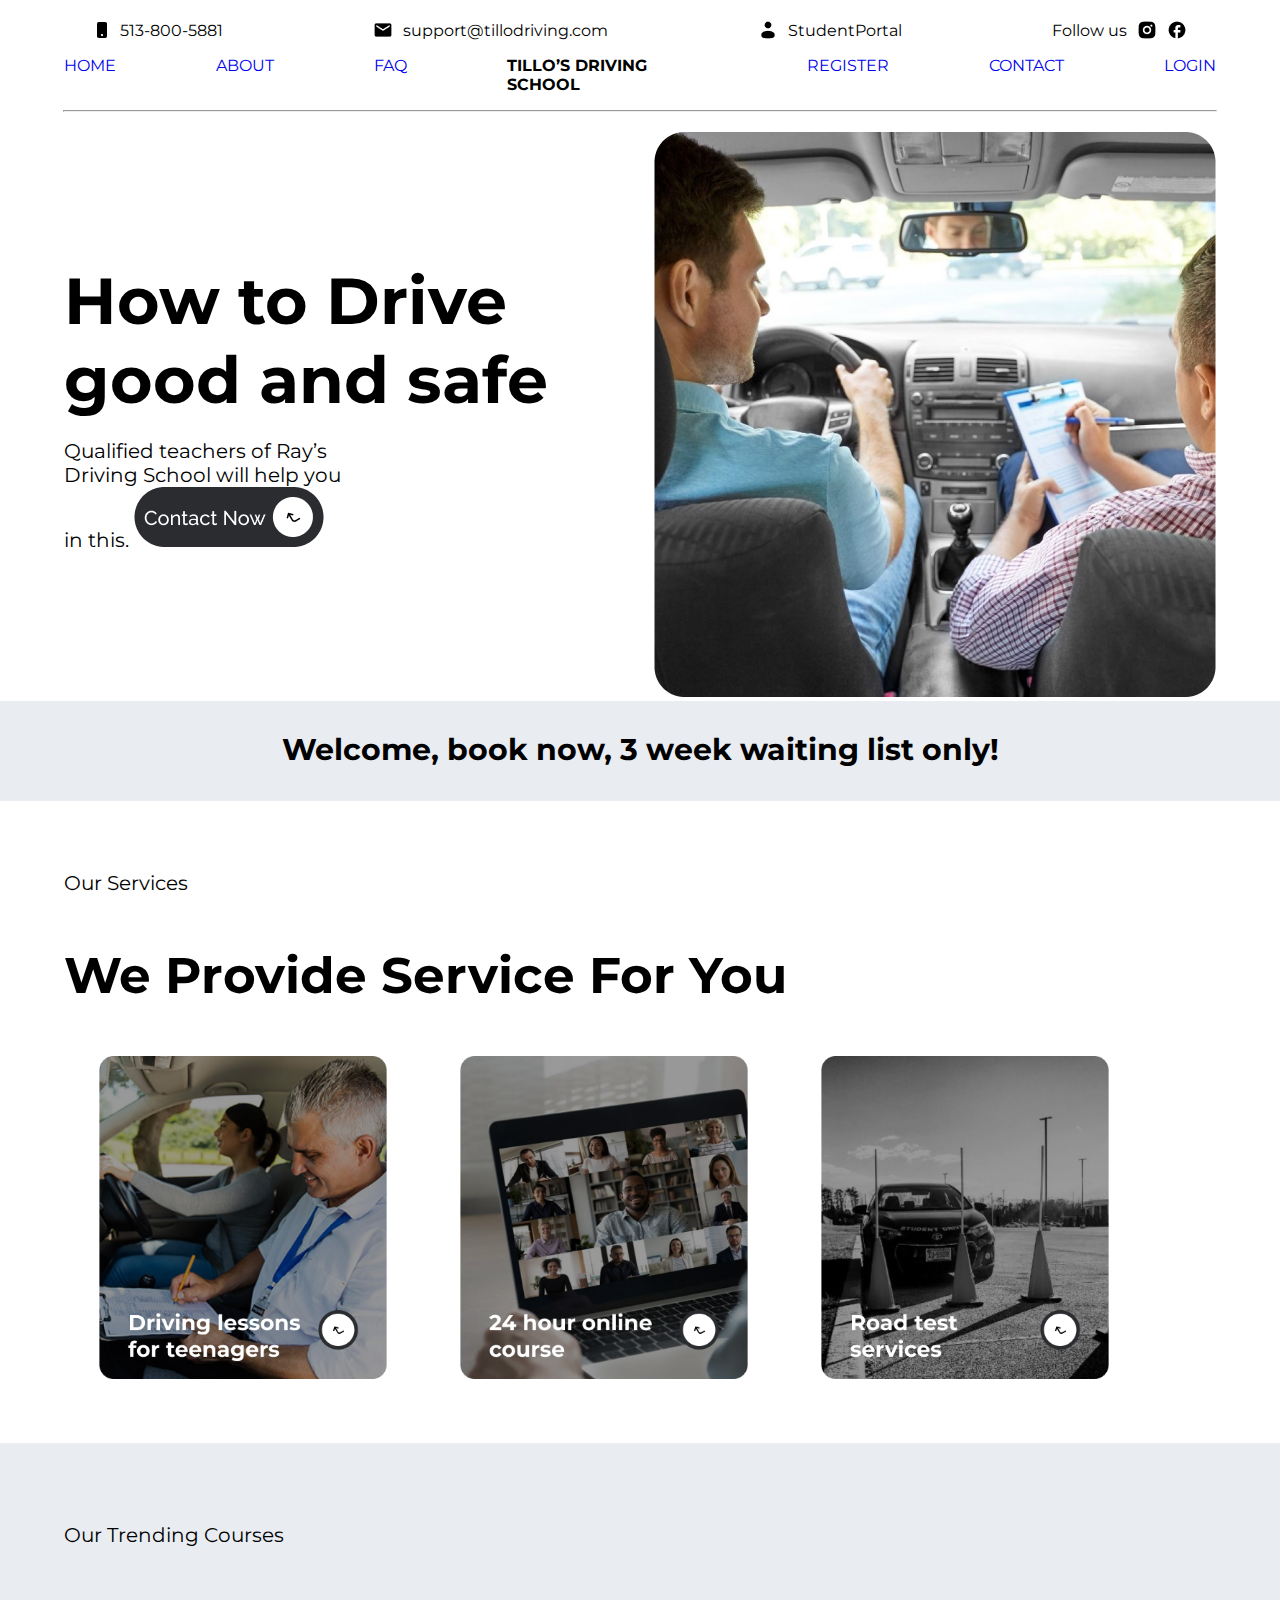
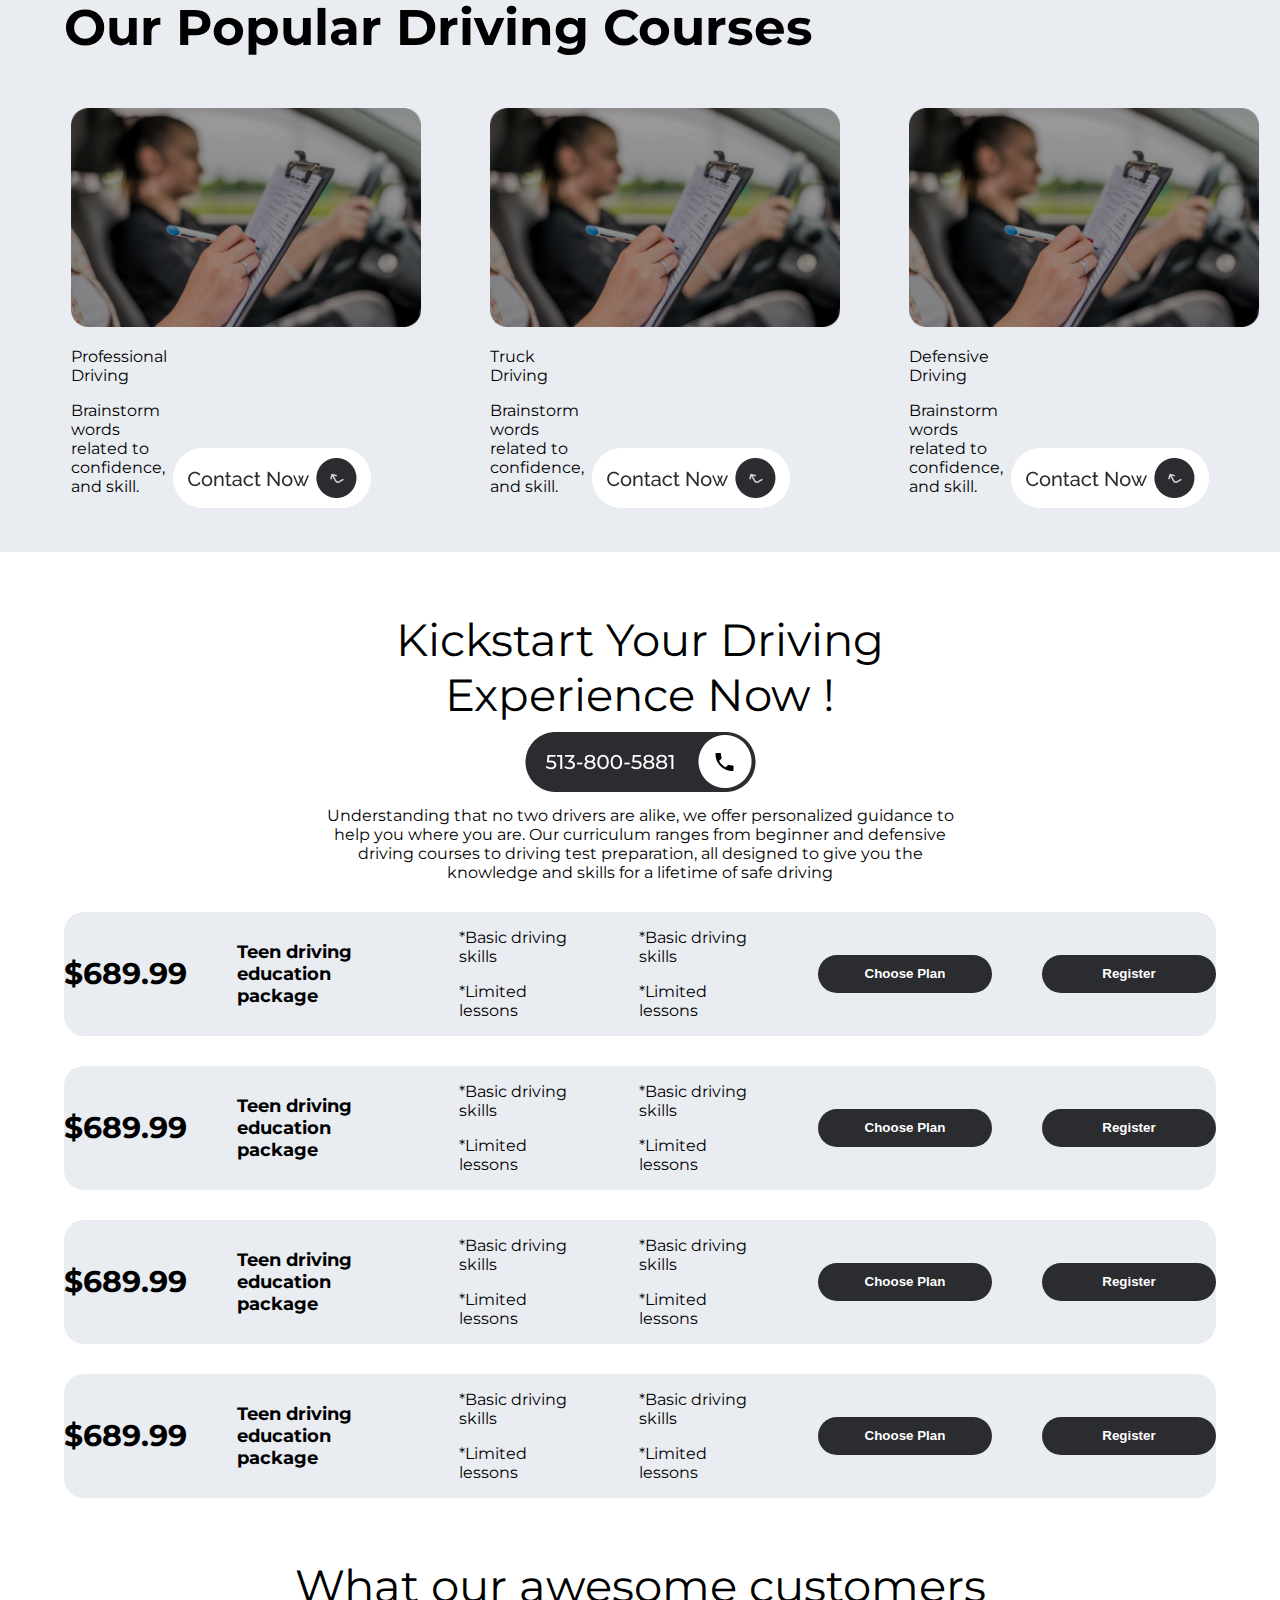
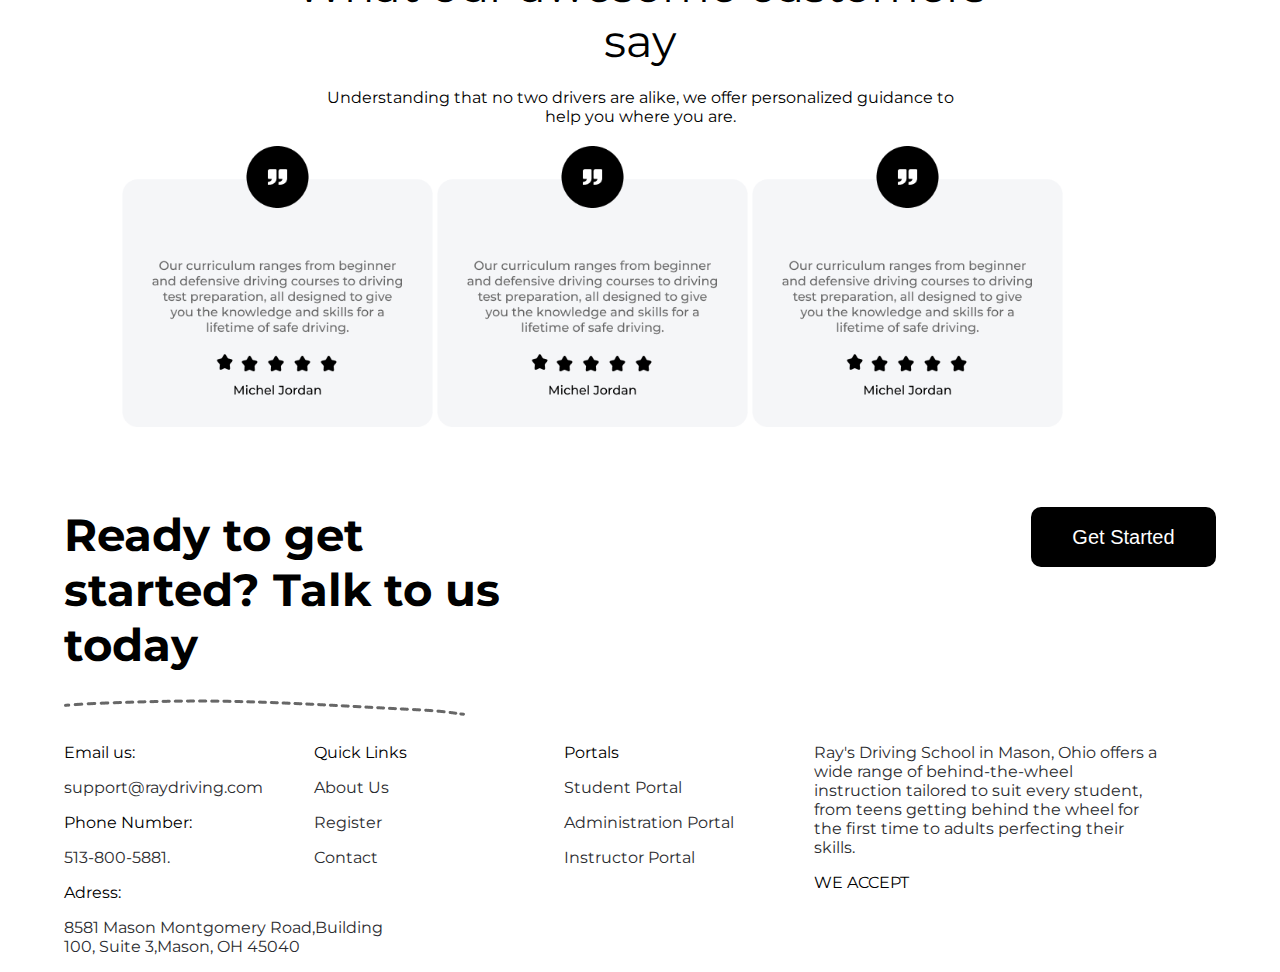
<file: index.html>
<!DOCTYPE html>
<html lang="en">
<head>
    <meta charset="UTF-8">
    <meta name="viewport" content="width=device-width, initial-scale=1.0">
    <title>Project  N 3</title>
    <link rel="stylesheet" href="syle.css">
</head>
<body>
    <header>
        <section class="container information">
            <div class="im-nain">
                <div class="in-main">
                    <img src="img/bi_phone-fill.png" alt="phone nuber">
                    <p>
                        513-800-5881
                    </p>
                </div>
                <div class="in-main">
                    <img src="img/material-symbols_mail.png" alt="email">
                    <p>
                        support@tillodriving.com
                    </p>
                </div>
                <div class="in-main">
                    <img src="img/solar_user-bold.png" alt="st portal">
                    <p>
                        StudentPortal
                    </p>
                </div>
                <div class="in-main">
                    <p>
                        Follow us
                    </p>
                    <img src="img/ri_instagram-fill.png" alt="follow us">
                    <img src="img/ic_baseline-facebook.png" alt="follow us">
                </div>
            </div>
        </section>
        <section class="container navbar">
            <div class="links">
                <p><a href="#">
                    HOME 
                </a></p>
                <p><a href="./inex.html">
                    ABOUT 
                </a></p>
                <p><a href="#">
                    FAQ 
                </a></p>
                <p class="nav_title">
                    <span style="font-weight: bold;">TILLO’S DRIVING SCHOOL</span>  
                </p>
                <p><a href="#">
                    REGISTER 
                </a></p>
                <p><a href="#">
                    CONTACT 
                </a></p>
                <p><a href="#">
                    LOGIN 
                </a></p>
            </div>
        </section>
        <hr class="container">
        <section class="header_main container">
            <div class="header_main-left">
                <p class="head_main_title">
                    How to Drive good and safe
                </p>
                <p class="head_main_sub-title">
                    Qualified teachers of Ray’s Driving School  will help you in this.
                    <a href="#"><img src="img/img-btn-box.png" alt="register"></a>
                </p>
            </div>
            <div class="header_main-rigt">
                <img src="img/Rectangle 4.png" alt="head_main_pic">
            </div>
        </section>
    </header>
    <main>
        <section class="section_n1">
            <div class="section_n1-text container">
                <p style="margin: 0 auto;margin-top: 30px;">Welcome, book now, 3 week waiting list only!</p>
            </div>
        </section>
        <section class="section_n2 container">
            <div class="section_n2-name">
                <p class="section_n2-name--subtitle">
                    Our Services
                </p>
                <p class="section_n2-name--title">
                    We Provide Service For You
                </p>
            </div>
            <div class="section_n2-cards">
                <img src="img/Rectangle 5.png" alt="card_pic" class="card"></img>
                <img src="img/Rectangle 6.png" alt="card_pic" class="card"></img>
                <img src="img/Rectangle 7.png" alt="card_pic" class="card"></img>
            </div>
        </section>
        <section class="section_n3">
           <div class="container section_n3">
            <div class="section_n2-name">
                <p class="section_n2-name--subtitle">
                    Our Trending Courses
                </p>
                <p class="section_n2-name--title">
                    Our Popular Driving Courses
                </p>
            </div>
            <div class="section_n3-cards">
                <div class="section_n3-cards--card">
                    <img src="img/Rectangle 8.png" alt="card_n3-pic" class="card_n3-pic">
                    <div class="card_dep">
                        <div class="content">
                            <p class="card_dep-title">Professional Driving</p>
                            <p class="card_dep-subtitle">Brainstorm words related to confidence, and skill.</p>
                        </div>
                        <a href="#"><img src="img/btn.png" alt="button"></a>
                    </div>
                </div>
                <div class="section_n3-cards--card">
                    <img src="img/Rectangle 8.png" alt="card_n3-pic" class="card_n3-pic">
                    <div class="card_dep">
                        <div class="content">
                            <p class="card_dep-title">Truck Driving</p>
                            <p class="card_dep-subtitle">Brainstorm words related to confidence, and skill.</p>
                        </div>
                        <a href="#"><img src="img/btn.png" alt="button"></a>
                    </div>
                </div>
                <div class="section_n3-cards--card">
                    <img src="img/Rectangle 8.png" alt="card_n3-pic" class="card_n3-pic">
                    <div class="card_dep">
                        <div class="content">
                            <p class="card_dep-title">Defensive Driving</p>
                            <p class="card_dep-subtitle">Brainstorm words related to confidence, and skill.</p>
                        </div>
                        <a href="#"><img src="img/btn.png" alt="button"></a>
                    </div>
                </div>
            </div>
           </div>
        </section>
        <section class="section_n4 container">
            <p class="section_n4-title">
               Kickstart Your Driving Experience Now !
            </p>
            <a class="number_button" href="#"><img src="img/number-box.png" alt="number_button"></a>
            <p class="section_n4-subtitle">
               Understanding that no two drivers are alike, we offer personalized guidance to help you where you are. Our curriculum ranges from beginner and defensive driving courses to driving test preparation, all designed to give you the knowledge and skills for a lifetime of safe driving
            </p>
            <div class="section_n4-course-card">
                <p class="section_n4-course-card--price">
                    $689.99
                </p>
                <p class="section_n4-course-card--name">
                    Teen driving education package
                </p>
                <div class="section_n4-course-card--options">
                    <p class="section_n4-course-card--option">
                        *Basic driving skills
                    </p>
                    <p class="section_n4-course-card--option">
                        *Limited lessons
                    </p>
                </div>
                <div class="section_n4-course-card--options">
                    <p class="section_n4-course-card--option">
                        *Basic driving skills
                    </p>
                    <p class="section_n4-course-card--option">
                        *Limited lessons
                    </p>
                </div>
                <button class="course-card-option-btn">
                    Choose Plan
                </button>
                <button class="course-card-option-btn">
                    Register
                </button>
            </div>
            <div class="section_n4-course-card">
                <p class="section_n4-course-card--price">
                    $689.99
                </p>
                <p class="section_n4-course-card--name">
                    Teen driving education package
                </p>
                <div class="section_n4-course-card--options">
                    <p class="section_n4-course-card--option">
                        *Basic driving skills
                    </p>
                    <p class="section_n4-course-card--option">
                        *Limited lessons
                    </p>
                </div>
                <div class="section_n4-course-card--options">
                    <p class="section_n4-course-card--option">
                        *Basic driving skills
                    </p>
                    <p class="section_n4-course-card--option">
                        *Limited lessons
                    </p>
                </div>
                <button class="course-card-option-btn">
                    Choose Plan
                </button>
                <button class="course-card-option-btn">
                    Register
                </button>
            </div>
            <div class="section_n4-course-card">
                <p class="section_n4-course-card--price">
                    $689.99
                </p>
                <p class="section_n4-course-card--name">
                    Teen driving education package
                </p>
                <div class="section_n4-course-card--options">
                    <p class="section_n4-course-card--option">
                        *Basic driving skills
                    </p>
                    <p class="section_n4-course-card--option">
                        *Limited lessons
                    </p>
                </div>
                <div class="section_n4-course-card--options">
                    <p class="section_n4-course-card--option">
                        *Basic driving skills
                    </p>
                    <p class="section_n4-course-card--option">
                        *Limited lessons
                    </p>
                </div>
                <button class="course-card-option-btn">
                    Choose Plan
                </button>
                <button class="course-card-option-btn">
                    Register
                </button>
            </div>
            <div class="section_n4-course-card">
                <p class="section_n4-course-card--price">
                    $689.99
                </p>
                <p class="section_n4-course-card--name">
                    Teen driving education package
                </p>
                <div class="section_n4-course-card--options">
                    <p class="section_n4-course-card--option">
                        *Basic driving skills
                    </p>
                    <p class="section_n4-course-card--option">
                        *Limited lessons
                    </p>
                </div>
                <div class="section_n4-course-card--options">
                    <p class="section_n4-course-card--option">
                        *Basic driving skills
                    </p>
                    <p class="section_n4-course-card--option">
                        *Limited lessons
                    </p>
                </div>
                <button class="course-card-option-btn">
                    Choose Plan
                </button>
                <button class="course-card-option-btn">
                    Register
                </button>
            </div>
        </section>
        <section class="section_n5 container">
            <p class="section_n4-title">
                What our awesome customers say
            </p>
            <p class="section_n4-subtitle">
                Understanding that no two drivers are alike, we offer personalized guidance to help you where you are. 
            </p>
            <div class="section_n5-cards">
                <img src="img/test-card.png" alt="card_n5-pic" class="section_n5-cards--card">
                <img src="img/test-card.png" alt="card_n5-pic" class="section_n5-cards--card">
                <img src="img/test-card.png" alt="card_n5-pic" class="section_n5-cards--card">
                <p>
                </p>
            </div>
        </section>    
    </main>
    <footer>
        <section class="footer_start-section container">
            <div class="footer-start-string">
                <p style="margin: 0;">
                    Ready to get started? <span style="font-weight: bold;">Talk to us today</span>
                </p>
                <img src="img/Abstract Line.png" alt="line">
            </div>
            <button class="start-btn">Get Started</button>
        </section>
        <section class="footer_section container">
            <div class="footer_main-col">
                <p class="tit-blod">
                    Email us:
                </p>
                <p class="stit-gray">
                    support@raydriving.com
                </p>
                <p class="tit-blod">
                    Phone Number:
                </p>
                <p class="stit-gray">
                    513-800-5881.</p>
                <p class="tit-blod">
                    Adress:
                </p>
                <p class="stit-gray">
                    8581 Mason Montgomery Road,Building 100, Suite 3,Mason, OH 45040    </p>
            </div>
            <div class="footer_main-col">
                <p class="tit-blod">
                    Quick Links
                </p>
                <p class="stit-gray">
                    About Us
                </p>
                <p class="stit-gray">
                    Register
                </p>
                <p class="stit-gray">
                    Contact
                    </p>
            </div>
            <div class="footer_main-col">
                <p class="tit-blod">
                    Portals
               </p>
                <p class="stit-gray">
                    Student Portal
                </p>
                <p class="stit-gray">
                    Administration Portal
                </p>
                <p class="stit-gray">
                    Instructor Portal
                </p>
            </div>
            <div class="footer_main-col">
                <p class="stit-gray">
                    Ray's Driving School in Mason, Ohio offers a wide range of behind-the-wheel instruction tailored to suit every student, from teens getting behind the wheel for the first time to adults perfecting their skills.
                </p>
                <p class="tit-blod">
                    WE ACCEPT
               </p>
            </div>
        </section>
    </footer>
</body>
</html>
</file>
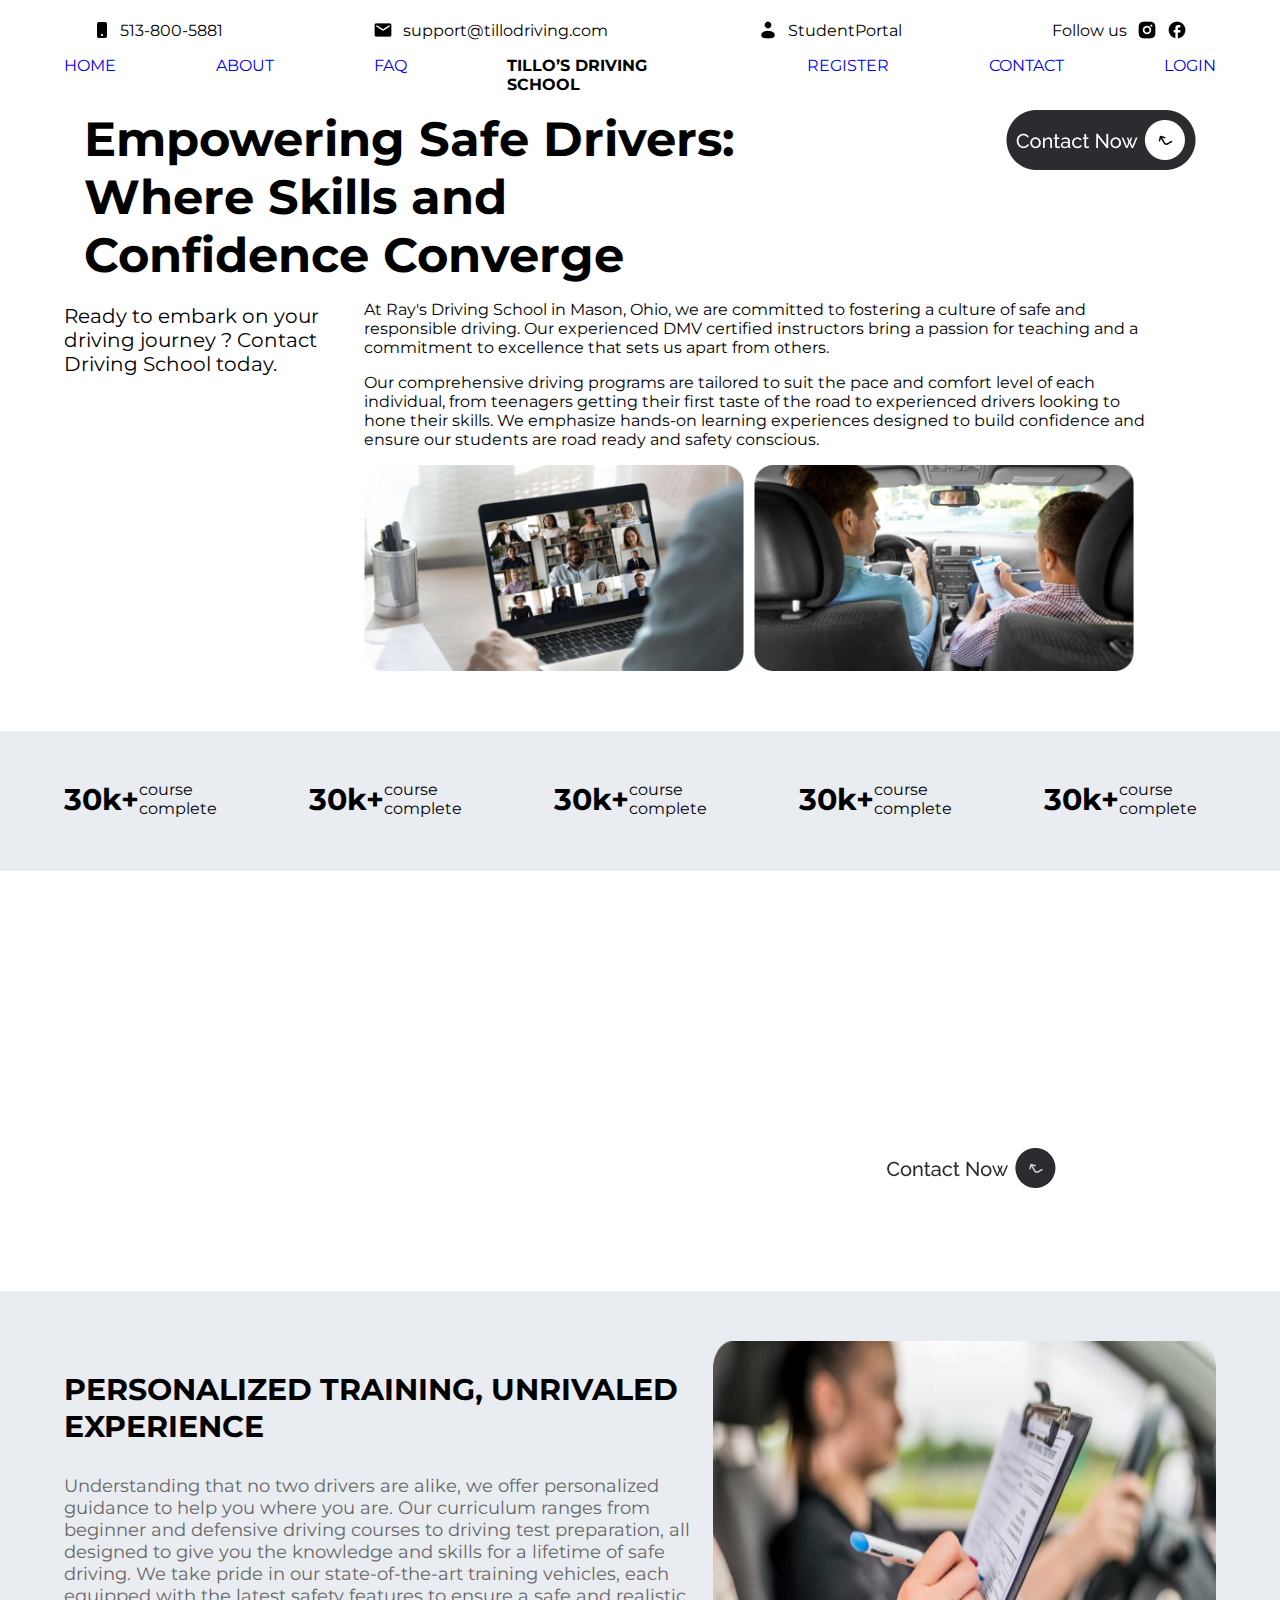
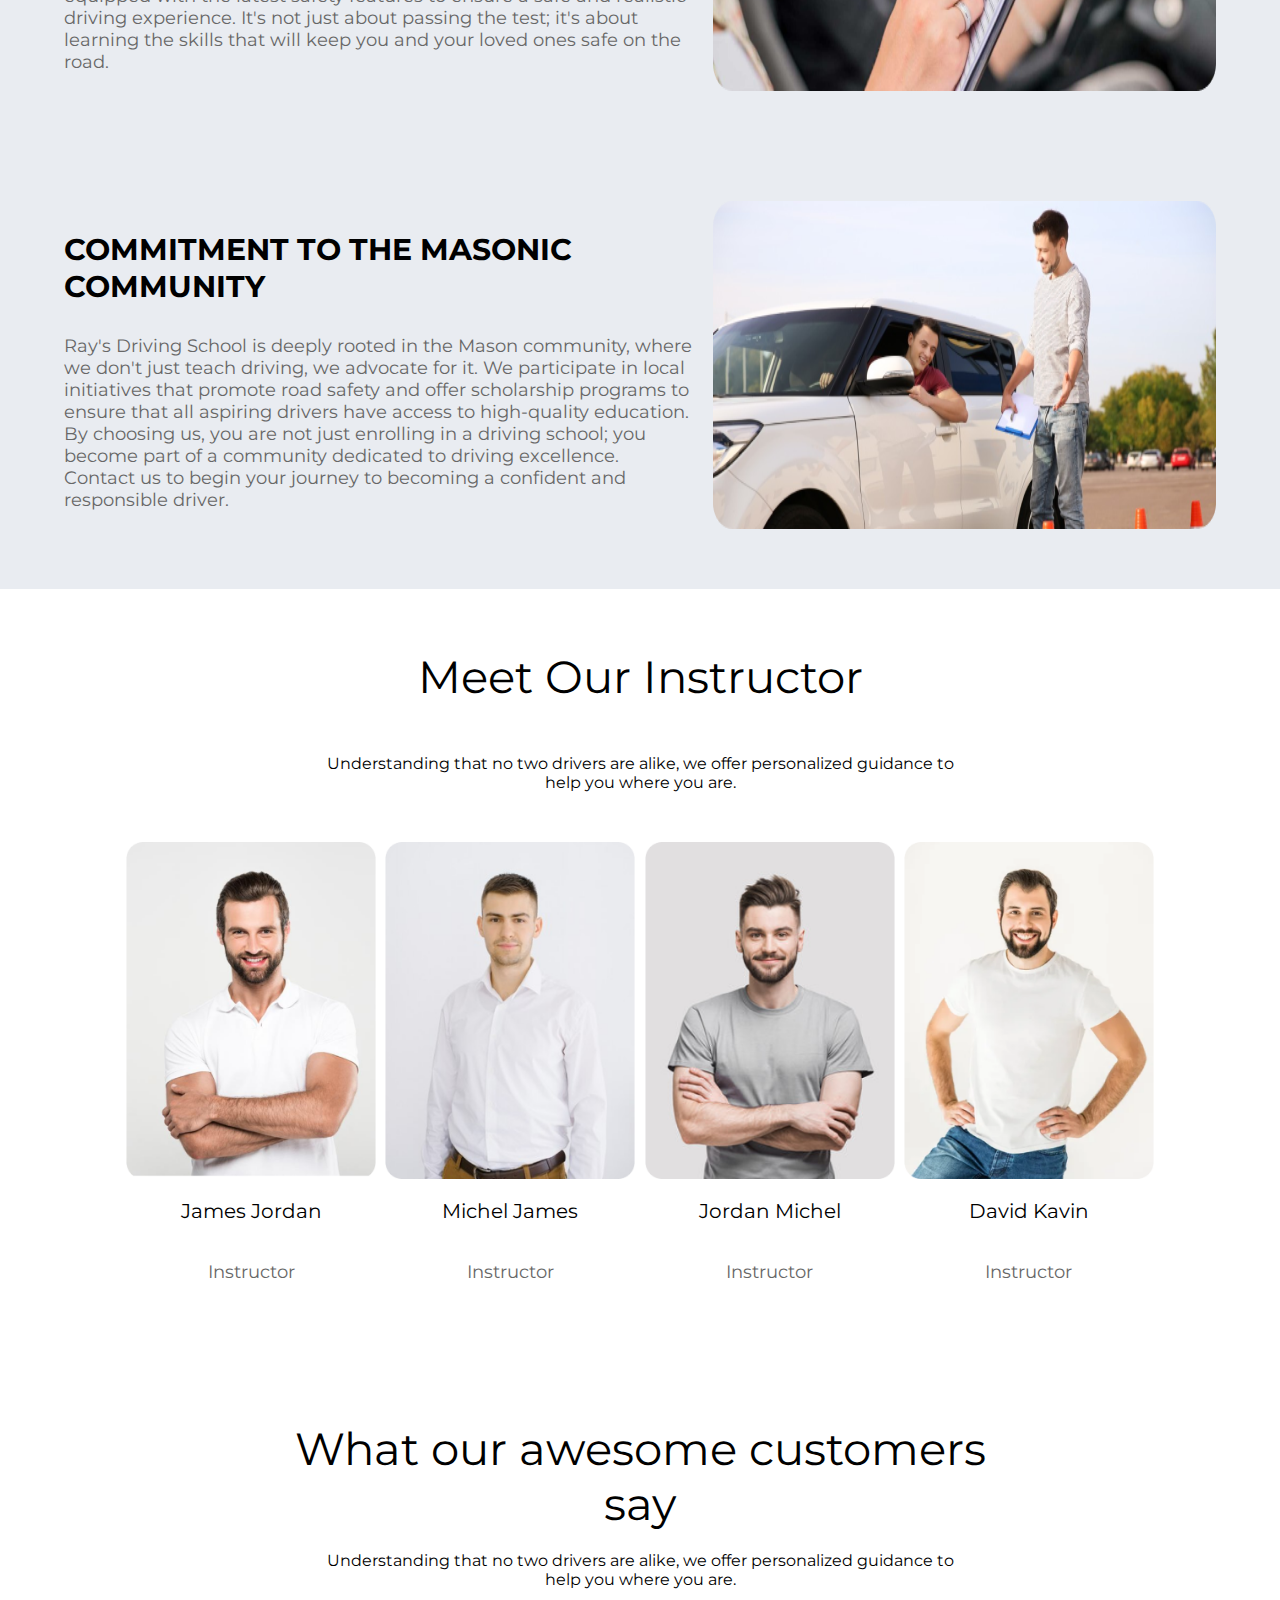
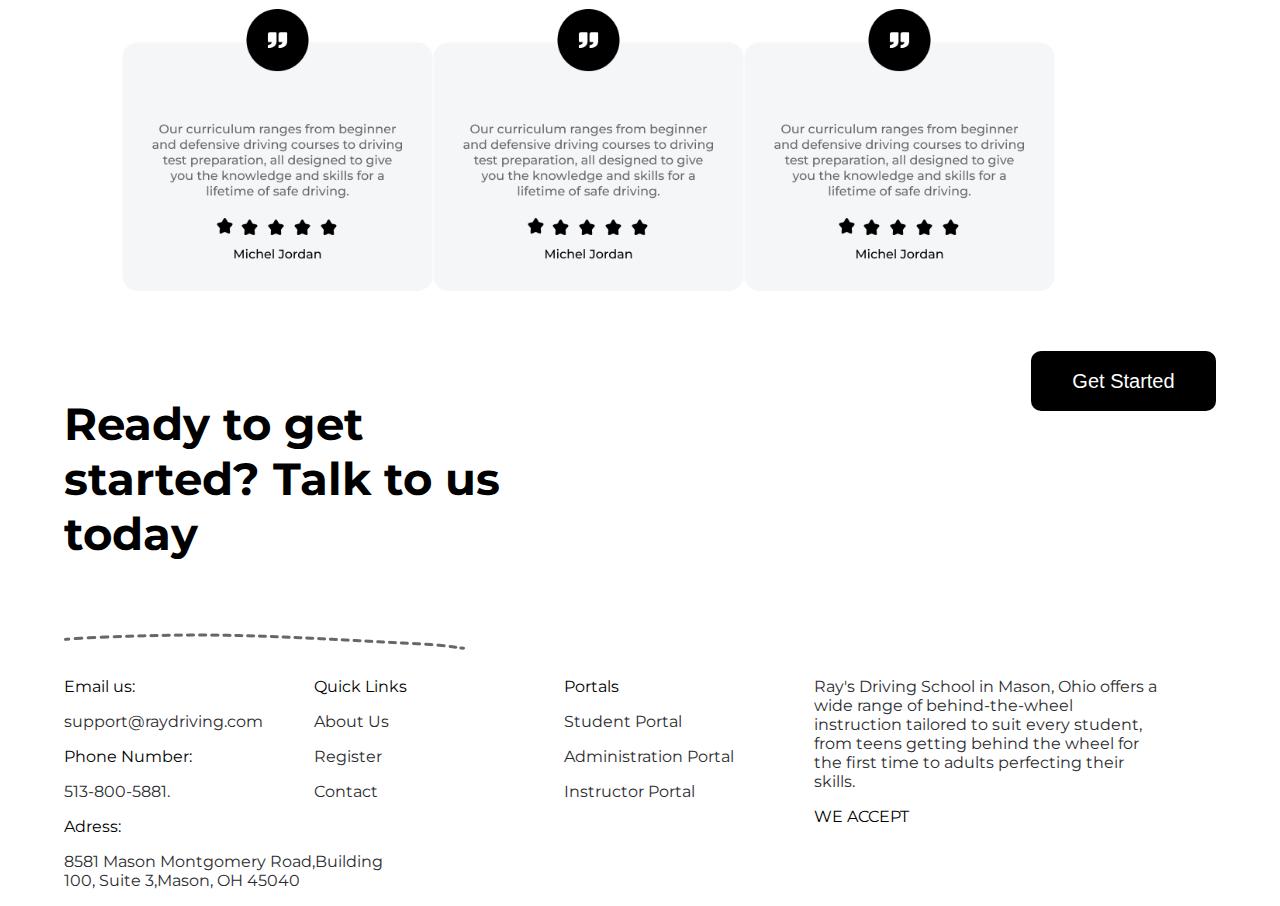
<file: inex.html>
<!DOCTYPE html>
<html lang="en">
<head>
    <meta charset="UTF-8">
    <meta name="viewport" content="width=device-width, initial-scale=1.0">
    <title>Document</title>
    <link rel="stylesheet" href="style.css">
    <link rel="stylesheet" href="syle.css">
</head>
<body>
    <header>
        <section class="container information">
            <div class="im-nain">
                <div class="in-main">
                    <img src="img/bi_phone-fill.png" alt="phone nuber">
                    <p>
                        513-800-5881
                    </p>
                </div>
                <div class="in-main">
                    <img src="img/material-symbols_mail.png" alt="email">
                    <p>
                        support@tillodriving.com
                    </p>
                </div>
                <div class="in-main">
                    <img src="img/solar_user-bold.png" alt="st portal">
                    <p>
                        StudentPortal
                    </p>
                </div>
                <div class="in-main">
                    <p>
                        Follow us
                    </p>
                    <img src="img/ri_instagram-fill.png" alt="follow us">
                    <img src="img/ic_baseline-facebook.png" alt="follow us">
                </div>
            </div>
        </section>
        <section class="container navbar">
            <div class="links">
                <p><a href="./index.html">
                    HOME 
                </a></p>
                <p><a href="#">
                    ABOUT 
                </a></p>
                <p><a href="#">
                    FAQ 
                </a></p>
                <p class="nav_title">
                    <span style="font-weight: bold;">TILLO’S DRIVING SCHOOL</span>  
                </p>
                <p><a href="#">
                    REGISTER 
                </a></p>
                <p><a href="#">
                    CONTACT 
                </a></p>
                <p><a href="#">
                    LOGIN 
                </a></p>
            </div>
        </section>
        <section class="section_1 container">
            <p class="section_n1-title">
                Empowering Safe Drivers:
                Where Skills and Confidence
                Converge
            </p>
            <a href="#"><img src="img/img-btn-box.png" alt="contact-btn" class="section_n1-btn"></a>
        </section>
        <section class="section_n-2 container">
            <p class="section_n2-main-text">
                Ready to embark on your 
                driving journey ? Contact
                Driving School today.
            </p>
            <div class="section_n2-main-text--right">
                <p>At Ray's Driving School in Mason, Ohio, we are committed to fostering a culture of safe and responsible driving. Our experienced DMV certified instructors bring a passion for teaching and a commitment to excellence that sets us apart from others.
                </p>
                <p>
                    Our comprehensive driving programs are tailored to suit the pace and comfort level of each individual, from teenagers getting their first taste of the road to experienced drivers looking to hone their skills. We emphasize hands-on learning experiences designed to build confidence and ensure our students are road ready and safety conscious.
                </p>
                <div class="left_con-pictures">
                    <img src="img/Rectangle 10.png" alt="head-pic" class="head-pic">
                    <img src="img/Rectangle 11.png" alt="head-pic" class="head-pic">
                </div>
            </div>
        </section>
    </header>
    <main>
        <section class="section_n-3">
            <div class="container">
                <div class="section_n3_courses">
                    <div class="section_n3_courses-course">
                        <p class="bold_num">
                            30k+
                        </p>
                        <p class="cc-text">
                            course complete 
                        </p>
                    </div>
                    <div class="section_n3_courses-course">
                        <p class="bold_num">
                            30k+
                        </p>
                        <p class="cc-text">
                            course complete 
                        </p>
                    </div>
                    <div class="section_n3_courses-course">
                        <p class="bold_num">
                            30k+
                        </p>
                        <p class="cc-text">
                            course complete 
                        </p>
                    </div>
                    <div class="section_n3_courses-course">
                        <p class="bold_num">
                            30k+
                        </p>
                        <p class="cc-text">
                            course complete 
                        </p>
                    </div>
                    <div class="section_n3_courses-course">
                        <p class="bold_num">
                            30k+
                        </p>
                        <p class="cc-text">
                            course complete 
                        </p>
                    </div>  
                </div>
            </div>
        </section>
        <section class="section_n4 container">
            <div class="section_n4_lessons">
                <p class="lesson_text">
                    Book your first driving lesson today
                </p>
                <a href="#"><img src="img/btn.png" alt="contact-btn"></a>
            </div>
        </section>
        <section class="section_n-5">
            <div class="container informations">
                <div class="section_n5_information">
                    <div class="info_text">
                        <p class="info_text-title">
                            PERSONALIZED TRAINING, UNRIVALED EXPERIENCE
                        </p>
                        <p class="info_text-subtitle">
                            Understanding that no two drivers are alike, we offer personalized guidance to help you where you are. Our curriculum ranges from beginner and defensive driving courses to driving test preparation, all designed to give you the knowledge and skills for a lifetime of safe driving. We take pride in our state-of-the-art training vehicles, each equipped with the latest safety features to ensure a safe and realistic driving experience. It's not just about passing the test; it's about learning the skills that will keep you and your loved ones safe on the road.
                        </p>
                    </div>
                    <img src="img/course-card.png" alt="info-pic" class="info-pic">
                </div>
                <div class="section_n5_information">
                    <div class="info_text">
                        <p class="info_text-title">
                            COMMITMENT TO THE MASONIC COMMUNITY
                        </p>
                        <p class="info_text-subtitle">
                            Ray's Driving School is deeply rooted in the Mason community, where we don't just teach driving, we advocate for it. We participate in local initiatives that promote road safety and offer scholarship programs to ensure that all aspiring drivers have access to high-quality education. By choosing us, you are not just enrolling in a driving school; you become part of a community dedicated to driving excellence. Contact us to begin your journey to becoming a confident and responsible driver.
                        </p>
                    </div>
                    <img src="img/course-card (1).png" alt="info-pic" class="info-pic">
                </div>
            </div>
        </section>
        <section class="section_6 container">
            <p class="section_n4-title">
                Meet Our Instructor
            </p>
            <p class="section_n4-subtitle">
                Understanding that no two drivers are alike, we offer personalized guidance to help you where you are.
            </p>
            <div class="section_n5-cards">
                <div class="section_n5-cards-card">
                    <img src="img/Rectangle 9 (1).png" alt="" class="card-img">
                    <p class="card-title">
                        James Jordan
                    </p>
                    <p class="card-subtitle">
                        Instructor
                    </p>
                </div>
                <div class="section_n5-cards-card">
                    <img src="img/Rectangle 9 (2).png" alt="" class="card-img">
                    <p class="card-title">
                        Michel James
                    </p>
                    <p class="card-subtitle">
                        Instructor
                    </p>
                </div>
                <div class="section_n5-cards-card">
                    <img src="img/Rectangle 9 (3).png" alt="" class="card-img">
                    <p class="card-title">
                        Jordan Michel
                    </p>
                    <p class="card-subtitle">
                        Instructor
                    </p>
                </div>
                <div class="section_n5-cards-card">
                    <img src="img/Rectangle 9.png" alt="" class="card-img">
                    <p class="card-title">
                        David Kavin
                    </p>
                    <p class="card-subtitle">
                        Instructor
                    </p>
                </div>
            </div>
        </section>
        <section class="section_n5 container">
            <p class="section_n4-title">
                What our awesome customers say
            </p>
            <p class="section_n4-subtitle">
                Understanding that no two drivers are alike, we offer personalized guidance to help you where you are. 
            </p>
            <div class="section_n5-cards">
                <img src="img/test-card.png" alt="card_n5-pic" class="section_n5-cards--card">
                <img src="img/test-card.png" alt="card_n5-pic" class="section_n5-cards--card">
                <img src="img/test-card.png" alt="card_n5-pic" class="section_n5-cards--card">
                <p>
                </p>
            </div>
        </section>    
    </main>
    <footer>
        <section class="footer_start-section container">
            <div class="footer-start-string">
                <p>
                    Ready to get started? <span style="font-weight: bold;">Talk to us today</span>
                </p>
                <img src="img/Abstract Line.png" alt="line">
            </div>
            <button class="start-btn">Get Started</button>
        </section>
        <section class="footer_section container">
            <div class="footer_main-col">
                <p class="tit-blod">
                    Email us:
                </p>
                <p class="stit-gray">
                    support@raydriving.com
                </p>
                <p class="tit-blod">
                    Phone Number:
                </p>
                <p class="stit-gray">
                    513-800-5881.</p>
                <p class="tit-blod">
                    Adress:
                </p>
                <p class="stit-gray">
                    8581 Mason Montgomery Road,Building 100, Suite 3,Mason, OH 45040    </p>
            </div>
            <div class="footer_main-col">
                <p class="tit-blod">
                    Quick Links
                </p>
                <p class="stit-gray">
                    About Us
                </p>
                <p class="stit-gray">
                    Register
                </p>
                <p class="stit-gray">
                    Contact
                    </p>
            </div>
            <div class="footer_main-col">
                <p class="tit-blod">
                    Portals
               </p>
                <p class="stit-gray">
                    Student Portal
                </p>
                <p class="stit-gray">
                    Administration Portal
                </p>
                <p class="stit-gray">
                    Instructor Portal
                </p>
            </div>
            <div class="footer_main-col">
                <p class="stit-gray">
                    Ray's Driving School in Mason, Ohio offers a wide range of behind-the-wheel instruction tailored to suit every student, from teens getting behind the wheel for the first time to adults perfecting their skills.
                </p>
                <p class="tit-blod">
                    WE ACCEPT
               </p>
            </div>
        </section>
    </footer>
</body>
</html>
</file>
<file: syle.css>
@import url('https://fonts.googleapis.com/css2?family=Montserrat:ital,wght@0,100..900;1,100..900&display=swap');
body{
    margin: 0;
    padding: 0;
    font-family: "Montserrat", sans-serif;
}
a{
    text-decoration: none;
}
.container{
    width: 90%;
    margin: 0 auto;
    display: flex;
}
.in-main{
    height: 20px;
    display: flex;
    flex-direction: row;
    align-items: center;
    justify-content: center;
    gap: 10px;
}
.information{
    margin-top: 20px;
}
.im-nain{
    margin: 0 auto;
    display: flex;
    flex-direction: row;
    gap: 150px;
}
.links{
    display: flex;
    flex-direction: row;
    gap: 100px;
    margin: 0 auto;
}
.header_main{
    margin-top: 20px;
    align-items: center;
}
.head_main_title{
    margin-top: 0;
    margin-bottom: 0;
    font-size: 65px;
    font-weight: bold;
}
.head_main_sub-title{
    width: 300px;
    font-size: 20px;
}
.section_n1{
    background-color: #E9ECF1;
    height: 100px;
    font-size: 30px;
    font-weight: bold;
    margin: 0 auto;
    margin-bottom: 50px;
}
.section_n2{
    flex-direction: column;
}
.section_n2-name--subtitle{
    font-size: 20px;
}
.section_n2-name--title{
    font-size: 50px;
    font-weight: bold;
}
.card{
    width: 25%;
    margin-left: 3%;
    margin-right: 3%;
}
.section_n2-cards{
    margin: 0 auto;
}
.section_n3{
    margin-top: 60px;
    background-color: #E9ECF1;
    display: flex;
    flex-direction: column;
}
.section_n3-cards{
    display: flex;
    flex-direction: row;
    gap: 9%;
    margin-bottom: 40px;
}
.section_n3-cards--card{
    margin: 0 auto;
    width: 300px;
}
.card_n3-pic{
    width: 350px;
}
.card_dep{
    display: flex;
    flex-direction: row;
    align-items: end;
}
.section_n4{
    flex-direction: column;
    margin: 0 auto;
}
.section_n4-title{
    width: 700px;
    margin: 0 auto;
    margin-top: 60px;
    font-size: 45px;
    text-align: center;
}
.number_button{
    margin: 10px auto;
}
.section_n4-subtitle{
    width: 650px;
    margin: 0 auto;
    text-align: center;
}
.section_n4-course-card{
    display: flex;
    flex-direction: row;
    align-items: center;
    justify-content: center;
    gap: 50px;
    background-color: #E9ECF1;
    border-radius: 20px;
    margin-top: 30px;
}
.section_n4-course-card--price{
    font-size: 30px;
    font-weight: bold;

}
.section_n4-course-card--name{
    font-size: 18px;
    width: 200px;
    font-weight: bold;
}
.course-card-option-btn{
    width: 200px;
    height: 38px;
    border-radius: 70px;
    border: 0;
    background-color: #2B2C30;
    color: white;
    font-weight: bold;
}
.section_n5{
    display: flex;
    flex-direction: column;
    gap: 20px;
}
.section_n5-cards{
    width: 90%;
    margin: 0 auto;
    margin-bottom: 60px;
}
.section_n5-cards--card{
    width: 30%;
}
.footer-start-string{
    width: 550px;
    font-size: 45px;
    font-weight: bold;
    margin-bottom: 0;
}
.start-btn{
    width: 200px;
    height: 60px;
    border-radius: 10px;
    font-size: 20px;
    color: white;
    border: 0;
    background-color: #000000;
}
.footer_start-section{
    flex-direction: row;
    gap: 40%;
}
.stit-gray{
    color: #2B2C30;
    width: 350px;
}
.footer_main-col{
    width: 250px;   
}
</file>
<file: style.css>
.section_1{
    display: flex;
    flex-direction: row;
    justify-content: center;
    align-items: start;
    gap: 20%;
}
.section_n1-title{
    font-size: 48px;
    width: 60%;
    font-weight: bold;
    margin: 0;
}
.section_n-2{
    display: flex;
    flex-direction: row;
}
.section_n2-main-text{
    width: 300px;
    font-size: 20px;
}
.section_n2-main-text--right{
    width: 800px;
}
.left_con-pictures{
    display: flex;
    flex-direction: row ;
    gap: 10px;
}
.head-pic{
    width: 380px;
}
.section_n-3{
    margin-top: 60px;
    margin-bottom: 60px;
    height: 140px;
    background-color: #E9ECF1;
}
.section_n3_courses{
    margin-top: 20px;
    display: flex;
    flex-direction: row;
    align-items: center;
    justify-content: center;
    gap: 70px;
}
.section_n3_courses-course{
    display: flex;
    flex-direction: row;
    align-items: center;
    justify-content: center;
}
.bold_num{
    font-size: 30px;
    font-weight: bold;
}
.cc-text{
    width: 100px;
}
.section_n4{
    background-image: url(https://banfflakelouise.bynder.com/m/4aaa5faf752abd99/1500x810_jpg-2021_MinnewankaLoop_ScenicDrive_CascadeMountain_RobertMassey.jpg);
    height: 300px;
    border-radius: 20px;
    background-size: 1200px 600px;
    display: flex;
    align-items: flex-end;
    justify-content: center;
    background-position: 50% 100%;
}
.section_n4_lessons{
    display: flex;
    flex-direction: column;
    align-items: center;
    justify-content: center;
    margin-right: 20px;
}
.lesson_text{
    font-size: 40px;
    color: white;
    font-weight: bold;
    text-align: center;
    width: 450px;
}
.section_n-5{
    background-color: #E9ECF1;
    margin-top: 60px;
}
.informations{
    margin-top: 50px;
    display: flex;
    flex-direction: column;
}
.section_n5_information{
    margin-top: 50px;
    display: flex;
    flex-direction: row;
    gap: 20px;
    margin-bottom: 60px;
}
.info_text-title{
    font-size: 30px;
    font-weight: bold;
}
.info_text-subtitle{
    font-size: 18px;
    color: #676767;
}
.section_6{
    flex-direction: column;
    gap: 50px;  
}
.section_n5-cards{
    display: flex;
    flex-direction: row;
}
.section_n5-cards-card{
    width: 350px;
    display: flex;
    flex-direction: column;
    align-items: center;
}
.card-img{
    width: 250px;
}
.card-title{
    font-size: 20px;
}
.card-subtitle{
    font-size: 18px;
    color: #676767;
}
</file>
